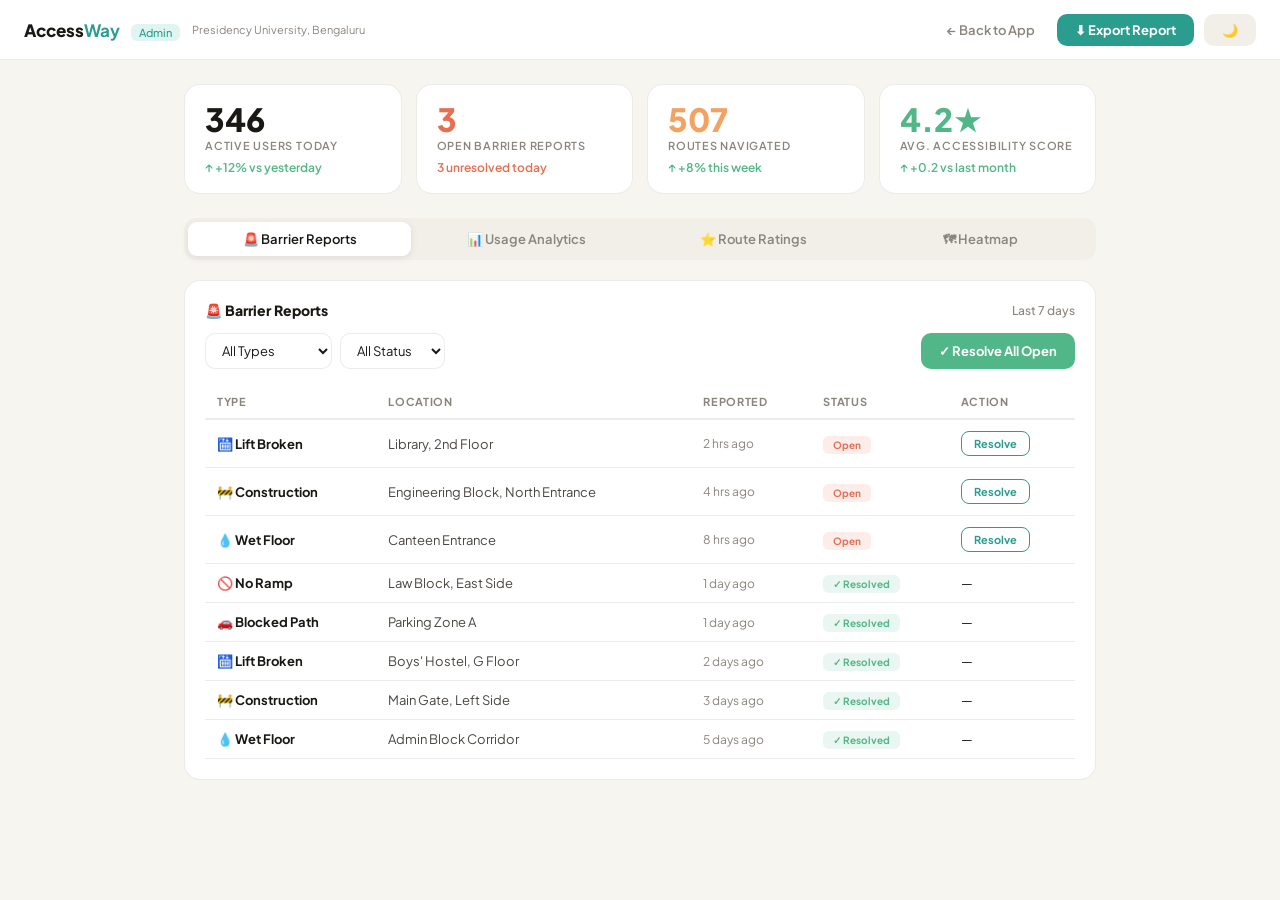
<file: Admin.html>
<!DOCTYPE html>
<html lang="en" data-theme="light">
<head>
<meta charset="UTF-8">
<meta name="viewport" content="width=device-width, initial-scale=1.0">
<title>AccessWay Admin — Presidency University</title>
<link href="https://fonts.googleapis.com/css2?family=Plus+Jakarta+Sans:wght@300;400;500;600;700;800&family=JetBrains+Mono:wght@400;500&display=swap" rel="stylesheet">
<link rel="stylesheet" href="style.css">
<style>
body { margin:0; padding:0; background:var(--bg); font-family:var(--font); color:var(--text); }
.admin-nav-link { font-size:13px;font-weight:600;color:var(--muted);text-decoration:none;padding:6px 12px;border-radius:8px;transition:all 0.2s; }
.admin-nav-link:hover{background:var(--surface2);color:var(--text);}
.export-btn{padding:8px 18px;background:var(--teal);color:white;border:none;border-radius:10px;font-size:13px;font-weight:700;font-family:var(--font);cursor:pointer;}
.tab-row{display:flex;gap:4px;background:var(--surface2);padding:4px;border-radius:12px;margin-bottom:20px;}
.adm-tab{flex:1;padding:9px;border:none;border-radius:9px;font-size:13px;font-weight:600;font-family:var(--font);cursor:pointer;background:transparent;color:var(--muted);transition:all 0.2s;}
.adm-tab.active{background:var(--surface);color:var(--text);box-shadow:0 2px 8px rgba(0,0,0,0.08);}
.panel{display:none;}.panel.active{display:block;}
.filter-row{display:flex;gap:8px;margin-bottom:16px;flex-wrap:wrap;}
.filter-select{padding:8px 12px;border:1.5px solid var(--border);border-radius:10px;background:var(--surface);color:var(--text);font-family:var(--font);font-size:13px;outline:none;}
.resolve-all{padding:8px 18px;background:var(--green);color:white;border:none;border-radius:10px;font-size:13px;font-weight:700;font-family:var(--font);cursor:pointer;margin-left:auto;}
.table-wrap{overflow-x:auto;}
table{width:100%;border-collapse:collapse;font-size:13px;}
th{text-align:left;padding:10px 12px;font-size:11px;font-weight:700;letter-spacing:0.06em;text-transform:uppercase;color:var(--muted);border-bottom:2px solid var(--border);}
td{padding:11px 12px;border-bottom:1px solid var(--border);vertical-align:middle;}
tr:hover td{background:var(--surface2);}
.mini-map{width:100%;height:200px;border-radius:12px;background:var(--surface2);display:flex;align-items:center;justify-content:center;color:var(--muted);font-size:13px;border:1px solid var(--border);margin-top:12px;}
.heat-row{display:flex;align-items:center;gap:8px;margin-bottom:8px;}
.heat-label{font-size:12px;font-weight:600;width:160px;flex-shrink:0;}
.heat-track{flex:1;height:12px;background:var(--surface2);border-radius:6px;overflow:hidden;}
.heat-fill{height:100%;background:linear-gradient(90deg,var(--teal),var(--green));border-radius:6px;}
.heat-num{font-size:11px;font-family:var(--mono);color:var(--muted);width:40px;text-align:right;}
.donut-wrap{display:flex;align-items:center;gap:24px;padding:8px 0;}
.donut{width:100px;height:100px;border-radius:50%;background:conic-gradient(var(--teal) 0% 68%,var(--green) 68% 84%,var(--amber) 84% 93%,var(--coral) 93% 100%);flex-shrink:0;}
.donut-legend{display:flex;flex-direction:column;gap:7px;}
.dl-item{display:flex;align-items:center;gap:8px;font-size:12px;font-weight:600;}
.dl-dot{width:10px;height:10px;border-radius:3px;flex-shrink:0;}
.rating-dist{display:flex;flex-direction:column;gap:6px;}
.rd-row{display:flex;align-items:center;gap:8px;font-size:12px;}
.rd-stars{color:var(--amber);width:60px;}
.rd-bar-track{flex:1;height:8px;background:var(--surface2);border-radius:4px;overflow:hidden;}
.rd-bar{height:100%;background:var(--amber);border-radius:4px;}
.rd-count{width:28px;text-align:right;color:var(--muted);font-family:var(--mono);}
</style>
</head>
<body>
<div class="admin-wrap">

  <!-- HEADER -->
  <div class="admin-header">
    <div style="display:flex;align-items:center;gap:12px">
      <div class="admin-logo">Access<b>Way</b> <span>Admin</span></div>
      <div style="font-size:11px;color:var(--muted)">Presidency University, Bengaluru</div>
    </div>
    <div style="display:flex;align-items:center;gap:10px">
      <a href="index.html" class="admin-nav-link">← Back to App</a>
      <button class="export-btn" onclick="exportReport()">⬇ Export Report</button>
      <button class="export-btn" style="background:var(--surface2);color:var(--text)" onclick="toggleTheme()">🌙</button>
    </div>
  </div>

  <div class="admin-body">

    <!-- STAT CARDS -->
    <div class="admin-grid">
      <div class="stat-card">
        <div class="stat-num" id="statUsers">—</div>
        <div class="stat-lbl">Active Users Today</div>
        <div class="stat-trend up" id="statUsersTrend">↑ +12% vs yesterday</div>
      </div>
      <div class="stat-card">
        <div class="stat-num" style="color:var(--coral)" id="statBarriers">—</div>
        <div class="stat-lbl">Open Barrier Reports</div>
        <div class="stat-trend dn" id="statBarriersTrend">3 unresolved today</div>
      </div>
      <div class="stat-card">
        <div class="stat-num" style="color:var(--amber)" id="statRoutes">—</div>
        <div class="stat-lbl">Routes Navigated</div>
        <div class="stat-trend up">↑ +8% this week</div>
      </div>
      <div class="stat-card">
        <div class="stat-num" style="color:var(--green)" id="statRating">—</div>
        <div class="stat-lbl">Avg. Accessibility Score</div>
        <div class="stat-trend up">↑ +0.2 vs last month</div>
      </div>
    </div>

    <!-- TABS -->
    <div class="tab-row">
      <button class="adm-tab active" onclick="showPanel('reports')">🚨 Barrier Reports</button>
      <button class="adm-tab" onclick="showPanel('usage')">📊 Usage Analytics</button>
      <button class="adm-tab" onclick="showPanel('ratings')">⭐ Route Ratings</button>
      <button class="adm-tab" onclick="showPanel('heatmap')">🗺 Heatmap</button>
    </div>

    <!-- BARRIER REPORTS PANEL -->
    <div id="panel-reports" class="panel active admin-section">
      <div class="admin-section-title">🚨 Barrier Reports
        <span style="margin-left:auto;font-size:12px;font-weight:500;color:var(--muted)">Last 7 days</span>
      </div>
      <div class="filter-row">
        <select class="filter-select" onchange="filterReports(this.value)">
          <option>All Types</option>
          <option>Construction</option>
          <option>Lift Broken</option>
          <option>No Ramp</option>
          <option>Wet Floor</option>
          <option>Blocked Path</option>
        </select>
        <select class="filter-select">
          <option>All Status</option>
          <option>Open</option>
          <option>Resolved</option>
        </select>
        <button class="resolve-all" onclick="resolveAll()">✓ Resolve All Open</button>
      </div>
      <div class="table-wrap">
        <table id="reportsTable">
          <thead><tr><th>Type</th><th>Location</th><th>Reported</th><th>Status</th><th>Action</th></tr></thead>
          <tbody id="reportsTbody"></tbody>
        </table>
      </div>
    </div>

    <!-- USAGE ANALYTICS PANEL -->
    <div id="panel-usage" class="panel admin-section">
      <div class="admin-section-title">📊 Usage Analytics</div>
      <div style="display:grid;grid-template-columns:1fr 1fr;gap:16px">
        <div>
          <div style="font-size:12px;font-weight:700;color:var(--muted);margin-bottom:12px;text-transform:uppercase;letter-spacing:0.06em">Most Navigated Routes</div>
          <div class="bar-chart" id="routeBarChart"></div>
        </div>
        <div>
          <div style="font-size:12px;font-weight:700;color:var(--muted);margin-bottom:12px;text-transform:uppercase;letter-spacing:0.06em">Accessibility Mode Usage</div>
          <div class="donut-wrap">
            <div class="donut"></div>
            <div class="donut-legend">
              <div class="dl-item"><div class="dl-dot" style="background:var(--teal)"></div>Standard — 68%</div>
              <div class="dl-item"><div class="dl-dot" style="background:var(--green)"></div>Wheelchair — 16%</div>
              <div class="dl-item"><div class="dl-dot" style="background:var(--amber)"></div>Low Vision — 9%</div>
              <div class="dl-item"><div class="dl-dot" style="background:var(--coral)"></div>Sensory — 7%</div>
            </div>
          </div>
        </div>
      </div>
      <div style="margin-top:20px">
        <div style="font-size:12px;font-weight:700;color:var(--muted);margin-bottom:10px;text-transform:uppercase;letter-spacing:0.06em">Daily Active Users — Last 28 Days</div>
        <div class="heatmap-grid" id="usageHeatmap"></div>
        <div style="display:flex;gap:12px;margin-top:8px;font-size:11px;color:var(--muted)">
          <span>Less</span>
          <div style="display:flex;gap:3px">
            <div style="width:12px;height:12px;border-radius:3px;background:var(--surface2)"></div>
            <div style="width:12px;height:12px;border-radius:3px" class="heatmap-cell h1"></div>
            <div style="width:12px;height:12px;border-radius:3px" class="heatmap-cell h2"></div>
            <div style="width:12px;height:12px;border-radius:3px" class="heatmap-cell h3"></div>
            <div style="width:12px;height:12px;border-radius:3px" class="heatmap-cell h4"></div>
          </div>
          <span>More</span>
        </div>
      </div>
    </div>

    <!-- RATINGS PANEL -->
    <div id="panel-ratings" class="panel admin-section">
      <div class="admin-section-title">⭐ Route Accessibility Ratings</div>
      <div id="ratingsTable"></div>
    </div>

    <!-- HEATMAP PANEL -->
    <div id="panel-heatmap" class="panel admin-section">
      <div class="admin-section-title">🗺 Barrier Heatmap — Campus</div>
      <p style="font-size:13px;color:var(--muted);margin-bottom:12px">Aggregated barrier reports by campus zone over the last 30 days.</p>
      <div class="bar-chart">
        <div class="heat-row"><div class="heat-label">Engineering Block</div><div class="heat-track"><div class="heat-fill" style="width:82%"></div></div><div class="heat-num">18</div></div>
        <div class="heat-row"><div class="heat-label">Main Gate Area</div><div class="heat-track"><div class="heat-fill" style="width:60%"></div></div><div class="heat-num">13</div></div>
        <div class="heat-row"><div class="heat-label">Library Entrance</div><div class="heat-track"><div class="heat-fill" style="width:45%"></div></div><div class="heat-num">10</div></div>
        <div class="heat-row"><div class="heat-label">Canteen Area</div><div class="heat-track"><div class="heat-fill" style="width:36%"></div></div><div class="heat-num">8</div></div>
        <div class="heat-row"><div class="heat-label">Hostel Zone</div><div class="heat-track"><div class="heat-fill" style="width:27%"></div></div><div class="heat-num">6</div></div>
        <div class="heat-row"><div class="heat-label">Admin Block</div><div class="heat-track"><div class="heat-fill" style="width:18%"></div></div><div class="heat-num">4</div></div>
        <div class="heat-row"><div class="heat-label">Sports Complex</div><div class="heat-track"><div class="heat-fill" style="width:9%"></div></div><div class="heat-num">2</div></div>
      </div>
      <div class="mini-map">🗺 Live map integration available — connect to AccessWay API</div>
    </div>

  </div>
</div>

<script>
// ── THEME ─────────────────────────────────────────────────────
const dark = localStorage.getItem('aw_dark') === 'true';
if (dark) document.documentElement.setAttribute('data-theme','dark');

function toggleTheme() {
  const on = document.documentElement.getAttribute('data-theme') === 'dark';
  document.documentElement.setAttribute('data-theme', on ? 'light' : 'dark');
}

// ── TABS ──────────────────────────────────────────────────────
function showPanel(id) {
  document.querySelectorAll('.panel').forEach(p => p.classList.remove('active'));
  document.querySelectorAll('.adm-tab').forEach(t => t.classList.remove('active'));
  document.getElementById('panel-' + id).classList.add('active');
  event.target.classList.add('active');
}

// ── LOAD DATA ─────────────────────────────────────────────────
const BARRIER_REPORTS = [
  { type:'🛗 Lift Broken', location:'Library, 2nd Floor', reported:'2 hrs ago', status:'open' },
  { type:'🚧 Construction', location:'Engineering Block, North Entrance', reported:'4 hrs ago', status:'open' },
  { type:'💧 Wet Floor', location:'Canteen Entrance', reported:'8 hrs ago', status:'open' },
  { type:'🚫 No Ramp', location:'Law Block, East Side', reported:'1 day ago', status:'resolved' },
  { type:'🚗 Blocked Path', location:'Parking Zone A', reported:'1 day ago', status:'resolved' },
  { type:'🛗 Lift Broken', location:"Boys' Hostel, G Floor", reported:'2 days ago', status:'resolved' },
  { type:'🚧 Construction', location:'Main Gate, Left Side', reported:'3 days ago', status:'resolved' },
  { type:'💧 Wet Floor', location:'Admin Block Corridor', reported:'5 days ago', status:'resolved' },
];

const ROUTE_USAGE = [
  { name:'Gate → Admin Block',   count:142 },
  { name:'Admin → Library',      count:118 },
  { name:'Gate → Canteen',       count:97  },
  { name:'Gate → Health Centre', count:76  },
  { name:'Admin → Hostel',       count:54  },
  { name:'Library → Sports',     count:31  },
];

const ROUTE_RATINGS = [
  { name:'Gate → Admin Block',   avg:4.2, count:38, dist:[2,4,8,14,10] },
  { name:'Admin → Library',      avg:4.6, count:29, dist:[1,1,4,12,11] },
  { name:'Gate → Canteen',       avg:3.8, count:22, dist:[2,4,7,6,3]   },
  { name:'Gate → Health Centre', avg:4.5, count:18, dist:[0,1,3,8,6]   },
  { name:'Admin → Hostel',       avg:3.5, count:14, dist:[2,3,4,3,2]   },
  { name:'Library → Sports',     avg:4.1, count:10, dist:[0,1,2,5,2]   },
];

window.addEventListener('DOMContentLoaded', () => {
  // Animate stat counters
  animateCount('statUsers', 0, 347, 1200);
  animateCount('statBarriers', 0, 3, 600);
  animateCount('statRoutes', 0, 518, 1400);
  setTimeout(() => {
    document.getElementById('statRating').textContent = '4.2★';
  }, 800);

  renderReports(BARRIER_REPORTS);
  renderRouteChart();
  renderHeatmap();
  renderRatings();
});

function animateCount(id, from, to, dur) {
  const el = document.getElementById(id);
  const start = performance.now();
  function step(now) {
    const p = Math.min((now - start) / dur, 1);
    el.textContent = Math.round(from + (to - from) * (1 - Math.pow(1-p,3)));
    if (p < 1) requestAnimationFrame(step);
  }
  requestAnimationFrame(step);
}

function renderReports(data) {
  document.getElementById('reportsTbody').innerHTML = data.map((r,i) => `
    <tr id="row${i}">
      <td><span style="font-weight:700">${r.type}</span></td>
      <td style="color:var(--text2)">${r.location}</td>
      <td style="color:var(--muted);font-size:12px">${r.reported}</td>
      <td><span class="report-badge ${r.status}">${r.status === 'open' ? 'Open' : '✓ Resolved'}</span></td>
      <td>${r.status === 'open' ? `<button class="resolve-btn" onclick="resolveRow(${i})">Resolve</button>` : '—'}</td>
    </tr>
  `).join('');
}

function resolveRow(i) {
  BARRIER_REPORTS[i].status = 'resolved';
  renderReports(BARRIER_REPORTS);
  const open = BARRIER_REPORTS.filter(r => r.status === 'open').length;
  document.getElementById('statBarriers').textContent = open;
}
function resolveAll() { BARRIER_REPORTS.forEach(r => r.status = 'resolved'); renderReports(BARRIER_REPORTS); document.getElementById('statBarriers').textContent = '0'; }
function filterReports(type) {
  const filtered = type === 'All Types' ? BARRIER_REPORTS : BARRIER_REPORTS.filter(r => r.type.toLowerCase().includes(type.toLowerCase()));
  renderReports(filtered);
}

function renderRouteChart() {
  const max = Math.max(...ROUTE_USAGE.map(r => r.count));
  document.getElementById('routeBarChart').innerHTML = ROUTE_USAGE.map(r => `
    <div class="bar-row">
      <div class="bar-name">${r.name}</div>
      <div class="bar-track"><div class="bar-fill" style="width:${(r.count/max*100).toFixed(0)}%"></div></div>
      <div class="bar-val">${r.count}</div>
    </div>`).join('');
}

function renderHeatmap() {
  const intensities = [0,1,1,2,2,3,4,3,2,1,0,1,2,3,4,3,2,1,1,2,3,4,3,2,1,0,1,2];
  document.getElementById('usageHeatmap').innerHTML = intensities.map(h =>
    `<div class="heatmap-cell ${h ? 'h'+h : ''}" title="${[0,12,24,36,48][h]} users"></div>`
  ).join('');
}

function renderRatings() {
  document.getElementById('ratingsTable').innerHTML = ROUTE_RATINGS.map(r => `
    <div style="margin-bottom:18px;padding-bottom:18px;border-bottom:1px solid var(--border)">
      <div style="display:flex;align-items:center;gap:10px;margin-bottom:8px">
        <span style="font-size:14px;font-weight:700">${r.name}</span>
        <span style="color:var(--amber);font-size:14px;font-weight:800">${r.avg}★</span>
        <span style="font-size:11px;color:var(--muted)">(${r.count} ratings)</span>
      </div>
      <div class="rating-dist">
        ${[5,4,3,2,1].map((s,i) => `
          <div class="rd-row">
            <div class="rd-stars">${'⭐'.repeat(s)}</div>
            <div class="rd-bar-track"><div class="rd-bar" style="width:${r.dist[4-i]/(Math.max(...r.dist)||1)*100}%"></div></div>
            <div class="rd-count">${r.dist[4-i]}</div>
          </div>`).join('')}
      </div>
    </div>`).join('');
}

function exportReport() {
  const rows = [['Type','Location','Reported','Status'], ...BARRIER_REPORTS.map(r=>[r.type,r.location,r.reported,r.status])];
  const csv = rows.map(r => r.map(c => `"${c}"`).join(',')).join('\n');
  const a = document.createElement('a');
  a.href = 'data:text/csv;charset=utf-8,' + encodeURIComponent(csv);
  a.download = 'accessway_barriers_report.csv';
  a.click();
}
</script>
</body>
</html>
</file>
<file: style.css>
/* ═══════════════════════════════════════════════════════════
   ACCESSWAY — FLAGSHIP STYLESHEET
   ═══════════════════════════════════════════════════════════ */

*, *::before, *::after { box-sizing: border-box; margin: 0; padding: 0; }

/* ── DESIGN TOKENS ── */
:root {
  --teal:       #2a9d8f;
  --teal-d:     #1f7a6e;
  --teal-lt:    #e0f5f2;
  --teal-glow:  rgba(42,157,143,0.2);
  --amber:      #f4a261;
  --coral:      #e76f51;
  --green:      #52b788;
  --bg:         #f7f5f0;
  --bg2:        #edeae3;
  --surface:    #ffffff;
  --surface2:   #f2efe9;
  --surface3:   #e8e4dc;
  --border:     rgba(0,0,0,0.08);
  --border2:    rgba(0,0,0,0.12);
  --text:       #1a1814;
  --text2:      #4a4640;
  --muted:      #8a857c;
  --font:       'Plus Jakarta Sans', sans-serif;
  --mono:       'JetBrains Mono', monospace;
  --r:          20px;
  --r-sm:       12px;
  --r-xs:       8px;
  --sh:         0 2px 20px rgba(0,0,0,0.06);
  --sh-md:      0 6px 32px rgba(0,0,0,0.10);
  --sh-lg:      0 16px 56px rgba(0,0,0,0.14);
  --header-h:   60px;
  --sheet-h:    220px;
  --trans:      0.2s cubic-bezier(0.4,0,0.2,1);
}

[data-theme="dark"] {
  --bg:         #0f1117;
  --bg2:        #181c24;
  --surface:    #1e2330;
  --surface2:   #252c3a;
  --surface3:   #2d3547;
  --border:     rgba(255,255,255,0.07);
  --border2:    rgba(255,255,255,0.12);
  --text:       #eeeae3;
  --text2:      #a8a49c;
  --muted:      #6a6660;
  --teal-lt:    rgba(42,157,143,0.12);
  --sh:         0 2px 20px rgba(0,0,0,0.3);
  --sh-md:      0 6px 32px rgba(0,0,0,0.4);
  --sh-lg:      0 16px 56px rgba(0,0,0,0.5);
}

[data-contrast="high"] {
  --teal: #00c8b4;
  --text: #000000;
  --bg:   #ffffff;
  --border: rgba(0,0,0,0.3);
}

html, body {
  height: 100%; overflow: hidden;
  background: var(--bg);
  font-family: var(--font);
  color: var(--text);
  -webkit-font-smoothing: antialiased;
}

/* ── SPLASH ── */
#splash {
  position: fixed; inset: 0; z-index: 9999;
  background: var(--bg);
  display: flex; align-items: center; justify-content: center;
  transition: opacity 0.5s ease, transform 0.5s ease;
}
#splash.fade-out { opacity: 0; transform: scale(1.04); pointer-events: none; }

.splash-inner { text-align: center; }

.splash-logo {
  display: flex; align-items: center; justify-content: center; gap: 12px;
  margin-bottom: 10px;
}
.splash-icon {
  width: 56px; height: 56px; border-radius: 16px;
  background: var(--teal-lt);
  display: flex; align-items: center; justify-content: center;
  box-shadow: 0 0 0 8px var(--teal-glow);
  animation: splashPulse 1.5s ease-in-out infinite;
}
@keyframes splashPulse {
  0%,100% { box-shadow: 0 0 0 8px var(--teal-glow); }
  50%     { box-shadow: 0 0 0 16px rgba(42,157,143,0); }
}
.splash-name { font-size: 32px; font-weight: 700; letter-spacing: -0.03em; color: var(--text); }
.splash-name b { color: var(--teal); }
.splash-tagline { color: var(--muted); font-size: 14px; margin-bottom: 32px; }
.splash-bar {
  width: 160px; height: 3px;
  background: var(--surface3);
  border-radius: 2px;
  margin: 0 auto;
  overflow: hidden;
}
.splash-fill {
  height: 100%; width: 0%;
  background: linear-gradient(90deg, var(--teal), var(--green));
  border-radius: 2px;
  animation: splashLoad 1.8s ease forwards;
}
@keyframes splashLoad { to { width: 100%; } }

/* ── MODALS ── */
.modal-overlay {
  position: fixed; inset: 0; z-index: 5000;
  background: rgba(0,0,0,0.5);
  backdrop-filter: blur(6px);
  display: flex; align-items: center; justify-content: center;
  padding: 20px;
  animation: modalIn 0.25s ease;
}
.modal-overlay.hidden { display: none; }

@keyframes modalIn {
  from { opacity: 0; }
  to   { opacity: 1; }
}

.modal-box {
  background: var(--surface);
  border-radius: 24px;
  padding: 28px 24px;
  width: 100%;
  max-width: 400px;
  position: relative;
  box-shadow: var(--sh-lg);
  animation: boxIn 0.3s cubic-bezier(0.16,1,0.3,1);
  max-height: 90vh;
  overflow-y: auto;
}
@keyframes boxIn {
  from { transform: translateY(24px) scale(0.97); opacity: 0; }
  to   { transform: translateY(0) scale(1); opacity: 1; }
}

.modal-close {
  position: absolute; top: 16px; right: 16px;
  width: 32px; height: 32px; border-radius: 8px;
  border: none; background: var(--surface2);
  color: var(--muted); cursor: pointer; font-size: 13px;
  transition: all var(--trans);
}
.modal-close:hover { background: var(--surface3); color: var(--text); }

.modal-logo {
  font-size: 22px; font-weight: 700; color: var(--text);
  margin-bottom: 20px; letter-spacing: -0.02em;
}
.modal-logo b { color: var(--teal); }

.modal-title { font-size: 18px; font-weight: 700; margin-bottom: 6px; }
.modal-sub { font-size: 13px; color: var(--muted); margin-bottom: 20px; }

.modal-tabs {
  display: flex; gap: 4px;
  background: var(--surface2);
  border-radius: 12px;
  padding: 4px;
  margin-bottom: 20px;
}
.mtab {
  flex: 1; padding: 9px;
  border: none; border-radius: 9px;
  font-size: 13px; font-weight: 600;
  font-family: var(--font);
  cursor: pointer;
  background: transparent;
  color: var(--muted);
  transition: all var(--trans);
}
.mtab.active { background: var(--surface); color: var(--text); box-shadow: var(--sh); }

.field-group { margin-bottom: 14px; }
.field-group label { display: block; font-size: 12px; font-weight: 600; color: var(--muted); margin-bottom: 6px; letter-spacing: 0.03em; }
.field-group input,
.field-group select {
  width: 100%; padding: 11px 14px;
  border: 1.5px solid var(--border2);
  border-radius: var(--r-sm);
  font-size: 14px; font-family: var(--font);
  background: var(--bg); color: var(--text);
  outline: none; transition: border-color var(--trans), box-shadow var(--trans);
}
.field-group input:focus,
.field-group select:focus {
  border-color: var(--teal);
  box-shadow: 0 0 0 3px var(--teal-glow);
}
.field-group select { appearance: none; cursor: pointer; }

.btn-primary {
  padding: 13px 20px;
  background: var(--teal); color: white;
  border: none; border-radius: var(--r-sm);
  font-size: 14px; font-weight: 700; font-family: var(--font);
  cursor: pointer; transition: all var(--trans);
  letter-spacing: 0.02em;
}
.btn-primary:hover { background: var(--teal-d); transform: translateY(-1px); box-shadow: 0 6px 20px var(--teal-glow); }
.btn-primary:active { transform: translateY(0); }
.btn-primary.full { width: 100%; margin-bottom: 10px; }

.btn-ghost {
  padding: 12px 20px;
  background: var(--surface2); color: var(--text2);
  border: 1.5px solid var(--border2); border-radius: var(--r-sm);
  font-size: 13px; font-weight: 600; font-family: var(--font);
  cursor: pointer; transition: all var(--trans);
}
.btn-ghost:hover { background: var(--surface3); }
.btn-ghost.full { width: 100%; }

/* ── BARRIER MODAL ── */
.barrier-grid {
  display: grid; grid-template-columns: repeat(3,1fr); gap: 10px;
}
.barrier-opt {
  display: flex; flex-direction: column; align-items: center; gap: 6px;
  padding: 16px 8px;
  border-radius: var(--r-sm);
  border: 1.5px solid var(--border);
  background: var(--surface2);
  cursor: pointer; font-family: var(--font);
  font-size: 11px; font-weight: 600; color: var(--text2);
  transition: all var(--trans);
}
.barrier-opt:hover { background: var(--teal-lt); border-color: var(--teal); color: var(--teal); transform: scale(1.04); }
.barrier-opt span { font-size: 22px; line-height: 1; }

/* ── PROFILE ── */
.profile-header {
  display: flex; align-items: center; gap: 14px;
  margin-bottom: 22px;
}
.avatar {
  width: 52px; height: 52px; border-radius: 50%;
  background: linear-gradient(135deg, var(--teal), var(--green));
  display: flex; align-items: center; justify-content: center;
  font-size: 20px; font-weight: 700; color: white;
  flex-shrink: 0;
}
.profile-name { font-size: 17px; font-weight: 700; }
.profile-tag  { font-size: 13px; color: var(--muted); margin-top: 2px; }

.profile-section { margin-bottom: 20px; }
.section-title { font-size: 11px; font-weight: 700; letter-spacing: 0.08em; text-transform: uppercase; color: var(--muted); margin-bottom: 10px; }

.pref-row {
  display: flex; align-items: center; justify-content: space-between;
  padding: 10px 0;
  border-bottom: 1px solid var(--border);
  font-size: 14px; font-weight: 500;
}
.toggle-switch {
  width: 44px; height: 24px;
  background: var(--surface3);
  border-radius: 12px; cursor: pointer;
  position: relative; transition: background var(--trans);
}
.toggle-switch.active { background: var(--teal); }
.toggle-knob {
  width: 18px; height: 18px; border-radius: 50%;
  background: white; position: absolute;
  top: 3px; left: 3px;
  transition: transform var(--trans);
  box-shadow: 0 1px 4px rgba(0,0,0,0.2);
}
.toggle-switch.active .toggle-knob { transform: translateX(20px); }

.saved-list { display: flex; flex-direction: column; gap: 8px; }
.saved-item {
  display: flex; align-items: center; gap: 10px;
  padding: 10px 12px;
  border-radius: var(--r-xs);
  background: var(--surface2);
  cursor: pointer; transition: all var(--trans);
  font-size: 13px;
}
.saved-item:hover { background: var(--teal-lt); }
.saved-item-icon { font-size: 16px; }
.saved-item-name { font-weight: 600; flex: 1; }
.saved-item-del { color: var(--muted); font-size: 12px; padding: 4px 8px; border-radius: 6px; cursor: pointer; }
.saved-item-del:hover { background: var(--surface3); color: var(--coral); }
.no-saved { font-size: 13px; color: var(--muted); font-style: italic; padding: 8px 0; }

/* ── HEADER ── */
header {
  position: fixed; top: 0; left: 0; right: 0; z-index: 1000;
  height: var(--header-h);
  background: var(--surface);
  border-bottom: 1px solid var(--border);
  display: flex; align-items: center;
  justify-content: space-between;
  padding: 0 16px;
  box-shadow: var(--sh);
  animation: headerIn 0.5s ease both;
}
@keyframes headerIn {
  from { transform: translateY(-100%); opacity: 0; }
  to   { transform: translateY(0); opacity: 1; }
}

.app-logo { font-size: 18px; font-weight: 800; letter-spacing: -0.03em; }
.app-logo b { color: var(--teal); }

.online-pill {
  display: flex; align-items: center; gap: 6px;
  padding: 4px 10px; border-radius: 20px;
  background: var(--teal-lt);
  border: 1px solid rgba(42,157,143,0.2);
  font-size: 11px; font-weight: 600;
  color: var(--teal);
}
.online-pill.offline {
  background: rgba(231,111,81,0.1);
  border-color: rgba(231,111,81,0.2);
  color: var(--coral);
}
.pulse-dot {
  width: 6px; height: 6px; border-radius: 50%;
  background: currentColor;
  animation: blink 2s ease-in-out infinite;
}
@keyframes blink {
  0%,100% { opacity: 1; }
  50%     { opacity: 0.3; }
}

.header-left, .header-right { display: flex; align-items: center; gap: 10px; }

.icon-btn {
  width: 36px; height: 36px; border-radius: 10px;
  border: 1px solid var(--border);
  background: var(--surface2); color: var(--text2);
  cursor: pointer; display: grid; place-items: center;
  transition: all var(--trans);
}
.icon-btn:hover { background: var(--surface3); color: var(--text); }

.avatar-sm {
  width: 28px; height: 28px; border-radius: 50%;
  background: linear-gradient(135deg, var(--teal), var(--green));
  font-size: 12px; font-weight: 700; color: white;
  display: flex; align-items: center; justify-content: center;
}

/* ── MAP ── */
#map {
  position: fixed;
  top: var(--header-h); left: 0; right: 0; bottom: 0;
  z-index: 0;
}

/* ── SEARCH BAR ── */
.search-bar {
  position: fixed;
  top: 72px; left: 50%;
  transform: translateX(-50%);
  width: min(500px, 92%);
  z-index: 700;
  animation: slideIn 0.5s 1.8s cubic-bezier(0.16,1,0.3,1) both;
}

@keyframes slideIn {
  from { opacity: 0; transform: translateX(-50%) translateY(-14px); }
  to   { opacity: 1; transform: translateX(-50%) translateY(0); }
}

.search-pill {
  display: flex; align-items: center;
  background: var(--surface);
  border-radius: 30px;
  border: 1.5px solid var(--border);
  box-shadow: var(--sh-md);
  overflow: hidden;
  transition: border-color var(--trans), box-shadow var(--trans);
}
.search-pill:focus-within {
  border-color: var(--teal);
  box-shadow: var(--sh-md), 0 0 0 3px var(--teal-glow);
}

.s-icon { margin-left: 16px; color: var(--muted); flex-shrink: 0; }

.search-pill input {
  flex: 1; padding: 14px 12px;
  border: none; background: none;
  font-size: 14px; font-family: var(--font); color: var(--text);
  outline: none;
}
.search-pill input::placeholder { color: var(--muted); }

.search-clear {
  padding: 0 14px; background: none; border: none;
  color: var(--muted); cursor: pointer; font-size: 13px;
  display: none;
}
.search-clear.visible { display: block; }

.suggestions {
  background: var(--surface);
  border-radius: 16px;
  margin-top: 6px;
  box-shadow: var(--sh-md);
  border: 1px solid var(--border);
  overflow: hidden;
  display: none;
}
.suggestions.visible { display: block; }
.suggestion-item {
  display: flex; align-items: center; gap: 12px;
  padding: 12px 16px;
  cursor: pointer;
  border-bottom: 1px solid var(--border);
  font-size: 13px;
  transition: background var(--trans);
}
.suggestion-item:last-child { border-bottom: none; }
.suggestion-item:hover { background: var(--teal-lt); }
.sug-icon { font-size: 16px; }
.sug-name { font-weight: 600; }
.sug-addr { color: var(--muted); font-size: 11px; }

/* ── FILTER CHIPS ── */
.filter-chips {
  position: fixed;
  top: 128px; left: 50%;
  transform: translateX(-50%);
  display: flex; gap: 6px;
  z-index: 700;
  width: min(500px, 92%);
  overflow-x: auto;
  padding-bottom: 2px;
  animation: slideIn 0.5s 1.9s cubic-bezier(0.16,1,0.3,1) both;
  scrollbar-width: none;
}
.filter-chips::-webkit-scrollbar { display: none; }

.fchip {
  padding: 6px 13px; border-radius: 20px;
  border: 1.5px solid var(--border);
  background: var(--surface);
  font-size: 12px; font-weight: 600;
  color: var(--text2); cursor: pointer;
  white-space: nowrap;
  box-shadow: var(--sh);
  transition: all var(--trans);
  flex-shrink: 0;
}
.fchip.active {
  background: var(--teal-lt);
  border-color: rgba(42,157,143,0.35);
  color: var(--teal);
}
.fchip:hover:not(.active) { background: var(--surface2); }

/* ── MANEUVER CARD ── */
.maneuver-card {
  position: fixed;
  top: 72px; left: 16px;
  background: var(--surface);
  border-radius: var(--r);
  padding: 14px 16px;
  display: flex; align-items: center; gap: 14px;
  box-shadow: var(--sh-lg);
  border: 1px solid var(--border);
  z-index: 700;
  min-width: 240px;
  animation: popIn 0.35s cubic-bezier(0.16,1,0.3,1);
}
.maneuver-card.hidden { display: none; }

@keyframes popIn {
  from { opacity: 0; transform: scale(0.92) translateY(-8px); }
  to   { opacity: 1; transform: scale(1) translateY(0); }
}

.maneuver-arrow {
  width: 48px; height: 48px; border-radius: 14px;
  background: var(--teal);
  display: flex; align-items: center; justify-content: center;
  font-size: 22px; color: white;
  flex-shrink: 0;
}
.maneuver-dist  { font-family: var(--mono); font-size: 13px; color: var(--teal); font-weight: 500; }
.maneuver-street { font-size: 14px; font-weight: 700; margin-top: 2px; }
.maneuver-close {
  margin-left: auto; width: 28px; height: 28px;
  border-radius: 8px; border: none;
  background: var(--surface2); color: var(--muted);
  cursor: pointer; font-size: 12px;
  transition: all var(--trans);
}
.maneuver-close:hover { background: var(--surface3); color: var(--text); }

/* ── ETA CARD ── */
.eta-card {
  position: fixed;
  bottom: calc(var(--sheet-h) + 14px); left: 16px;
  background: var(--surface);
  border-radius: var(--r);
  padding: 14px 16px;
  box-shadow: var(--sh-lg);
  border: 1px solid var(--border);
  z-index: 700;
  width: 200px;
  animation: slideIn 0.5s 2s cubic-bezier(0.16,1,0.3,1) both;
}

.eta-top { display: flex; justify-content: space-between; gap: 8px; margin-bottom: 10px; }
.eta-lbl { font-size: 9px; font-weight: 700; letter-spacing: 0.1em; text-transform: uppercase; color: var(--muted); margin-bottom: 3px; }
.eta-val { font-size: 16px; font-weight: 700; }
.eta-val.mono { font-family: var(--mono); font-size: 13px; }
.eta-val.green { color: var(--green); }

.eta-bar {
  height: 3px; background: var(--surface3); border-radius: 2px; overflow: hidden;
}
.eta-progress {
  height: 100%; width: 0%;
  background: linear-gradient(90deg, var(--teal), var(--green));
  border-radius: 2px;
  transition: width 1s ease;
}

/* ── FABs ── */
.fabs {
  position: fixed;
  right: 14px;
  bottom: calc(var(--sheet-h) + 14px);
  display: flex; flex-direction: column; gap: 10px;
  z-index: 700;
  animation: slideIn 0.5s 2.1s cubic-bezier(0.16,1,0.3,1) both;
}

.fab {
  width: 52px; height: 52px; border-radius: 16px;
  border: none; cursor: pointer;
  display: flex; align-items: center; justify-content: center;
  flex-direction: column; gap: 2px;
  font-size: 9px; font-weight: 800; font-family: var(--font);
  transition: all var(--trans);
  box-shadow: var(--sh-md);
}
.fab:hover { transform: scale(1.08) translateY(-2px); }
.fab:active { transform: scale(0.95); }

.fab.sos {
  background: linear-gradient(135deg, var(--coral), #c0392b);
  color: white;
  animation: sosPulse 2.5s ease-in-out infinite;
}
@keyframes sosPulse {
  0%,100% { box-shadow: 0 4px 20px rgba(231,111,81,0.3); }
  50%     { box-shadow: 0 4px 28px rgba(231,111,81,0.6); }
}
.fab.warn   { background: var(--surface); color: var(--amber); border: 1.5px solid rgba(244,162,97,0.3); }
.fab.locate { background: var(--surface); color: var(--teal); border: 1.5px solid rgba(42,157,143,0.3); }
.fab.cam    { background: var(--surface); color: var(--text2); border: 1.5px solid var(--border); }
.fab.cam.active { background: var(--teal-lt); color: var(--teal); border-color: rgba(42,157,143,0.35); }

/* ── CAMERA OVERLAY ── */
.cam-overlay {
  position: fixed; inset: 0; z-index: 2000;
  background: #000;
  display: flex;
  flex-direction: column;
}
.cam-overlay.hidden { display: none; }

#camera {
  position: absolute;
  top: 0;
  left: 0;
  width: 100%;
  height: 100%;
  object-fit: cover;
  z-index: 1;
}

.cam-ui {
  position: absolute;
  bottom: 0;
  left: 0;
  right: 0;
  z-index: 10;
  padding: 16px 20px 32px;
  background: rgba(0,0,0,0.85);
  backdrop-filter: blur(10px);
  max-height: 50%;
  overflow-y: auto;
}
.cam-badge {
  display: inline-flex; align-items: center; gap: 6px;
  padding: 5px 12px; border-radius: 20px;
  background: rgba(42,157,143,0.2);
  border: 1px solid rgba(42,157,143,0.4);
  color: var(--teal);
  font-size: 11px; font-weight: 700;
  font-family: var(--mono); letter-spacing: 0.05em;
  margin-bottom: 10px;
}
.cam-results-container {
  max-height: none;
  overflow-y: visible;
  margin-bottom: 14px;
}
.cam-result { 
  color: #e8e0d0; 
  font-size: 14px; 
  line-height: 1.5; 
  margin-bottom: 10px;
  padding-bottom: 10px;
  border-bottom: 1px solid rgba(255,255,255,0.1);
}
.cam-all-objects {
  display: flex;
  flex-wrap: wrap;
  gap: 6px;
}
.cam-object-tag {
  display: inline-flex;
  align-items: center;
  gap: 4px;
  padding: 4px 10px;
  border-radius: 12px;
  background: rgba(255,255,255,0.1);
  border: 1px solid rgba(255,255,255,0.15);
  font-size: 11px;
  color: #c8c0b0;
}
.cam-object-tag.alert {
  background: rgba(231,111,81,0.2);
  border-color: rgba(231,111,81,0.4);
  color: #e8a090;
}
.cam-object-tag .conf {
  font-family: var(--mono);
  font-size: 10px;
  opacity: 0.7;
}
.cam-object-count {
  font-size: 10px;
  color: rgba(255,255,255,0.5);
  margin-bottom: 6px;
}
.cam-close {
  padding: 11px 20px; border-radius: var(--r-sm);
  border: 1px solid rgba(255,255,255,0.2);
  background: rgba(255,255,255,0.08);
  color: white; font-size: 13px; font-weight: 600;
  font-family: var(--font); cursor: pointer;
  transition: background var(--trans);
}
.cam-close:hover { background: rgba(255,255,255,0.15); }

/* ── BOTTOM SHEET ── */
.bottom-sheet {
  position: fixed; bottom: 0; left: 0; right: 0;
  background: var(--surface);
  border-radius: 24px 24px 0 0;
  border-top: 1px solid var(--border);
  padding: 8px 18px 28px;
  box-shadow: 0 -8px 48px rgba(0,0,0,0.1);
  z-index: 800;
  height: var(--sheet-h);
  overflow: hidden;
  animation: sheetUp 0.5s 1.8s cubic-bezier(0.16,1,0.3,1) both;
  transition: height 0.35s cubic-bezier(0.4,0,0.2,1);
}
@keyframes sheetUp {
  from { transform: translateY(100%); }
  to   { transform: translateY(0); }
}
.bottom-sheet.expanded { height: 70vh; overflow-y: auto; }

.sheet-handle {
  width: 40px; height: 4px;
  background: var(--surface3);
  border-radius: 2px;
  margin: 0 auto 14px;
  cursor: pointer;
}

/* ── SHEET: IDLE ── */
.sheet-row { display: flex; gap: 10px; align-items: stretch; margin-bottom: 12px; }

.mode-select-wrap {
  flex: 1; display: flex; align-items: center; gap: 10px;
  background: var(--bg); border-radius: var(--r-sm);
  border: 1.5px solid var(--border);
  padding: 0 14px;
  transition: border-color var(--trans);
}
.mode-select-wrap:focus-within { border-color: var(--teal); }
.mode-icon-big { font-size: 20px; flex-shrink: 0; }
.mode-select-wrap select {
  flex: 1; border: none; background: none;
  font-size: 13px; font-weight: 600; font-family: var(--font);
  color: var(--text); cursor: pointer; outline: none;
  padding: 12px 0;
  appearance: none;
}
.mode-select-wrap select option { background: var(--surface); }

.btn-go {
  padding: 0 22px;
  background: var(--teal); color: white;
  border: none; border-radius: var(--r-sm);
  font-size: 14px; font-weight: 800;
  font-family: var(--font); cursor: pointer;
  display: flex; align-items: center; gap: 6px;
  letter-spacing: 0.04em;
  transition: all var(--trans);
  box-shadow: 0 4px 16px var(--teal-glow);
}
.btn-go:hover { background: var(--teal-d); transform: translateY(-1px); box-shadow: 0 8px 24px var(--teal-glow); }
.btn-go:active { transform: translateY(0); }

/* ── TOGGLES ── */
.toggles-row { display: flex; gap: 7px; flex-wrap: wrap; margin-bottom: 14px; }

.tpill {
  display: flex; align-items: center; gap: 5px;
  padding: 7px 12px; border-radius: 20px;
  border: 1.5px solid var(--border);
  background: var(--bg);
  font-size: 12px; font-weight: 600; color: var(--muted);
  cursor: pointer; transition: all var(--trans); user-select: none;
}
.tpill input { display: none; }
.tpill span  { font-size: 13px; }
.tpill.on {
  background: var(--teal-lt);
  border-color: rgba(42,157,143,0.3);
  color: var(--teal);
}
.tpill:hover:not(.on) { border-color: var(--border2); color: var(--text2); }

/* ── NEARBY ── */
.nearby-section {}
.nearby-title {
  font-size: 11px; font-weight: 700; letter-spacing: 0.07em;
  text-transform: uppercase; color: var(--muted);
  margin-bottom: 10px;
}
.nearby-scroll {
  display: flex; gap: 10px;
  overflow-x: auto; padding-bottom: 2px;
  scrollbar-width: none;
}
.nearby-scroll::-webkit-scrollbar { display: none; }

.nearby-card {
  display: flex; align-items: center; gap: 10px;
  padding: 10px 14px;
  background: var(--bg);
  border: 1.5px solid var(--border);
  border-radius: var(--r-sm);
  cursor: pointer; flex-shrink: 0;
  transition: all var(--trans);
  min-width: 180px;
}
.nearby-card:hover { background: var(--teal-lt); border-color: rgba(42,157,143,0.3); transform: translateY(-2px); box-shadow: var(--sh); }

.nc-icon { font-size: 20px; flex-shrink: 0; }
.nc-name { font-size: 12px; font-weight: 700; }
.nc-dist { font-size: 11px; color: var(--muted); font-family: var(--mono); margin-top: 2px; }

.nc-badge {
  margin-left: auto; padding: 3px 8px;
  border-radius: 6px; font-size: 10px; font-weight: 700;
  flex-shrink: 0;
}
.nc-badge.good { background: rgba(82,183,136,0.15); color: var(--green); }
.nc-badge.warn { background: rgba(244,162,97,0.15); color: var(--amber); }
.nc-badge.bad  { background: rgba(231,111,81,0.15); color: var(--coral); }

/* ── NAV PANEL ── */
.nav-steps { display: flex; flex-direction: column; gap: 8px; margin-bottom: 12px; }

.step-item {
  display: flex; align-items: center; gap: 12px;
  padding: 10px 14px;
  border-radius: var(--r-sm);
  border: 1px solid var(--border);
  background: var(--bg);
  font-size: 13px;
  transition: all var(--trans);
}
.step-item.active { background: var(--teal-lt); border-color: rgba(42,157,143,0.3); }
.step-item.done   { opacity: 0.4; }
.step-arrow { font-size: 18px; width: 24px; text-align: center; flex-shrink: 0; }
.step-text  { flex: 1; font-weight: 600; }
.step-dist  { font-family: var(--mono); font-size: 11px; color: var(--muted); }

.nav-controls { display: flex; gap: 8px; }

.btn-save {
  flex: 1; padding: 11px;
  background: var(--teal-lt); color: var(--teal);
  border: 1.5px solid rgba(42,157,143,0.3);
  border-radius: var(--r-sm);
  font-size: 13px; font-weight: 700; font-family: var(--font);
  cursor: pointer; display: flex; align-items: center;
  justify-content: center; gap: 6px;
  transition: all var(--trans);
}
.btn-save:hover { background: var(--teal); color: white; }

.btn-stop {
  flex: 1; padding: 11px;
  background: rgba(231,111,81,0.1); color: var(--coral);
  border: 1.5px solid rgba(231,111,81,0.25);
  border-radius: var(--r-sm);
  font-size: 13px; font-weight: 700; font-family: var(--font);
  cursor: pointer; display: flex; align-items: center;
  justify-content: center; gap: 6px;
  transition: all var(--trans);
}
.btn-stop:hover { background: var(--coral); color: white; }

/* ── OFFLINE BANNER ── */
.offline-banner {
  position: fixed; top: calc(var(--header-h) + 10px); left: 50%;
  transform: translateX(-50%);
  background: rgba(231,111,81,0.92);
  color: white; padding: 8px 18px;
  border-radius: 20px; font-size: 12px; font-weight: 600;
  z-index: 1100; display: flex; align-items: center; gap: 8px;
  box-shadow: var(--sh-md);
}
.offline-banner.hidden { display: none; }

/* ── TOAST ── */
#toastContainer {
  position: fixed; bottom: calc(var(--sheet-h) + 70px); left: 50%;
  transform: translateX(-50%);
  display: flex; flex-direction: column; gap: 8px;
  z-index: 3000; pointer-events: none;
  align-items: center;
}

.toast {
  background: var(--text); color: var(--bg);
  padding: 10px 20px; border-radius: 30px;
  font-size: 13px; font-weight: 600;
  box-shadow: var(--sh-lg);
  white-space: nowrap;
  animation: toastIn 0.35s cubic-bezier(0.16,1,0.3,1) both;
}
.toast.out { animation: toastOut 0.3s ease forwards; }
@keyframes toastIn  { from { opacity:0; transform: translateY(10px) scale(0.95); } to { opacity:1; transform: translateY(0) scale(1); } }
@keyframes toastOut { to   { opacity:0; transform: translateY(-6px) scale(0.97); } }

/* ── LEAFLET OVERRIDES ── */
.leaflet-popup-content-wrapper {
  font-family: var(--font) !important;
  border-radius: 14px !important;
  font-size: 13px !important;
  box-shadow: var(--sh-lg) !important;
  border: 1px solid var(--border) !important;
}
.leaflet-popup-tip-container { display: none !important; }
.leaflet-control-zoom a {
  font-family: var(--font) !important;
  border-radius: 10px !important;
  color: var(--text) !important;
  background: var(--surface) !important;
  border-color: var(--border) !important;
}

/* ── MAP MARKER ── */
.user-dot {
  width: 16px; height: 16px; border-radius: 50%;
  background: var(--teal);
  border: 3px solid white;
  box-shadow: 0 0 0 4px var(--teal-glow), var(--sh);
}

/* ── UTILITY ── */
.hidden { display: none !important; }

/* ══════════════════════════════════════════════════
   NEW FEATURES: Alerts · Indoor · QR · Ratings
   Language · Emergency · Admin Dashboard
   ══════════════════════════════════════════════════ */

/* ── LIVE ALERT FEED ── */
.alert-feed {
  position: fixed;
  top: calc(var(--header-h) + 170px);
  left: 50%; transform: translateX(-50%);
  width: min(500px, 92%);
  z-index: 699;
  display: flex; flex-direction: column; gap: 6px;
  pointer-events: none;
}
.alert-chip {
  background: var(--surface);
  border: 1.5px solid var(--border);
  border-radius: 20px;
  padding: 8px 14px;
  font-size: 12px; font-weight: 600;
  display: flex; align-items: center; gap: 8px;
  box-shadow: var(--sh-md);
  pointer-events: all;
  animation: chipIn 0.4s cubic-bezier(0.16,1,0.3,1);
  cursor: pointer;
}
.alert-chip.danger  { border-color: rgba(231,111,81,0.35); background: rgba(231,111,81,0.05); }
.alert-chip.warning { border-color: rgba(244,162,97,0.35); background: rgba(244,162,97,0.05); }
.alert-chip.info    { border-color: rgba(42,157,143,0.3);  background: rgba(42,157,143,0.04); }
.alert-chip-dot { width:7px; height:7px; border-radius:50%; background:currentColor; flex-shrink:0; }
.alert-chip.danger  .alert-chip-dot { color:var(--coral); }
.alert-chip.warning .alert-chip-dot { color:var(--amber); }
.alert-chip.info    .alert-chip-dot { color:var(--teal);  }
.alert-chip-close { margin-left:auto; color:var(--muted); font-size:11px; cursor:pointer; padding:2px 6px; border-radius:6px; }
.alert-chip-close:hover { background:var(--surface2); }
@keyframes chipIn { from{opacity:0;transform:translateY(-8px) scale(0.96);} to{opacity:1;transform:translateY(0) scale(1);} }

/* ── INDOOR MAP MODAL ── */
.indoor-overlay {
  position: fixed; inset:0; z-index:4500;
  background: rgba(0,0,0,0.55);
  backdrop-filter: blur(6px);
  display: flex; align-items: flex-end;
}
.indoor-overlay.hidden { display:none; }
.indoor-sheet {
  width: 100%; background: var(--surface);
  border-radius: 24px 24px 0 0;
  padding: 16px 20px 36px;
  max-height: 85vh; overflow-y: auto;
  animation: sheetUp 0.35s cubic-bezier(0.16,1,0.3,1);
}
.indoor-header { display:flex; align-items:center; justify-content:space-between; margin-bottom:16px; }
.indoor-title  { font-size:17px; font-weight:800; }
.indoor-close  { width:32px;height:32px;border-radius:8px;border:1px solid var(--border);background:var(--surface2);color:var(--muted);cursor:pointer;font-size:13px;display:grid;place-items:center; }
.floor-tabs    { display:flex;gap:6px;margin-bottom:16px;overflow-x:auto;scrollbar-width:none;padding-bottom:2px; }
.floor-tab     { padding:7px 16px;border-radius:20px;border:1.5px solid var(--border);background:var(--surface2);font-size:12px;font-weight:700;cursor:pointer;white-space:nowrap;transition:all var(--trans); }
.floor-tab.active{ background:var(--teal);color:white;border-color:var(--teal); }
.floor-map-svg { width:100%;border-radius:16px;background:var(--bg);border:1px solid var(--border);display:block; }
.floor-legend  { display:flex;flex-wrap:wrap;gap:8px;margin-top:12px; }
.fl-item       { display:flex;align-items:center;gap:5px;font-size:11px;font-weight:600;color:var(--text2); }
.fl-dot        { width:10px;height:10px;border-radius:3px;flex-shrink:0; }

/* ── QR SCANNER ── */
.qr-overlay {
  position:fixed;inset:0;z-index:4800;
  background:#000;
  display:flex;flex-direction:column;align-items:center;justify-content:center;
}
.qr-overlay.hidden{display:none;}
.qr-frame {
  width:240px;height:240px;border-radius:20px;overflow:hidden;
  position:relative;border:3px solid var(--teal);
  box-shadow:0 0 0 4000px rgba(0,0,0,0.7);
}
.qr-frame video { width:100%;height:100%;object-fit:cover; }
.qr-corner { position:absolute;width:30px;height:30px;border-color:var(--teal);border-style:solid;border-width:0; }
.qr-corner.tl{top:0;left:0;border-top-width:4px;border-left-width:4px;border-radius:4px 0 0 0;}
.qr-corner.tr{top:0;right:0;border-top-width:4px;border-right-width:4px;border-radius:0 4px 0 0;}
.qr-corner.bl{bottom:0;left:0;border-bottom-width:4px;border-left-width:4px;border-radius:0 0 0 4px;}
.qr-corner.br{bottom:0;right:0;border-bottom-width:4px;border-right-width:4px;border-radius:0 0 4px 0;}
.qr-scan-line{position:absolute;top:0;left:0;right:0;height:2px;background:var(--teal);opacity:0.8;animation:qrScan 2s ease-in-out infinite;}
@keyframes qrScan{0%{top:0;}100%{top:100%;}}
.qr-label{color:white;font-size:14px;font-weight:600;margin-top:24px;text-align:center;opacity:0.85;}
.qr-sub{color:rgba(255,255,255,0.5);font-size:12px;margin-top:6px;text-align:center;}
.qr-close-btn{margin-top:28px;padding:12px 28px;border-radius:14px;background:rgba(255,255,255,0.12);border:1px solid rgba(255,255,255,0.2);color:white;font-size:14px;font-weight:600;font-family:var(--font);cursor:pointer;}

/* ── RATING MODAL ── */
.rating-box { text-align:center; }
.stars { display:flex;justify-content:center;gap:6px;margin:16px 0; }
.star {
  font-size:32px;cursor:pointer;
  filter:grayscale(1) opacity(0.3);
  transition:all 0.15s ease;
  user-select:none;
}
.star.lit { filter:none; transform:scale(1.15); }
.rating-tags { display:flex;flex-wrap:wrap;gap:8px;justify-content:center;margin-bottom:16px; }
.rtag { padding:6px 14px;border-radius:20px;border:1.5px solid var(--border);background:var(--surface2);font-size:12px;font-weight:600;color:var(--text2);cursor:pointer;transition:all var(--trans); }
.rtag.on { background:var(--teal-lt);border-color:rgba(42,157,143,0.35);color:var(--teal); }
.rating-route-name { font-size:13px;color:var(--muted);margin-bottom:4px; }
.rating-headline { font-size:18px;font-weight:800;margin-bottom:2px; }
.route-rating-bar { display:flex;align-items:center;gap:8px;margin-top:6px; }
.route-rating-stars { color:var(--amber);font-size:13px; }
.route-rating-count { font-size:11px;color:var(--muted); }

/* ── LANGUAGE SELECTOR ── */
.lang-row { display:flex;gap:6px;flex-wrap:wrap;margin:10px 0 16px; }
.lang-btn {
  padding:7px 14px;border-radius:12px;
  border:1.5px solid var(--border);
  background:var(--surface2);
  font-size:13px;font-weight:600;
  cursor:pointer;transition:all var(--trans);
  display:flex;align-items:center;gap:6px;
}
.lang-btn.active{background:var(--teal-lt);border-color:rgba(42,157,143,0.35);color:var(--teal);}

/* ── EMERGENCY CONTACTS ── */
.emergency-panel {
  position:fixed;bottom:calc(var(--sheet-h) + 12px);left:16px;right:16px;
  background:var(--surface);border-radius:var(--r);
  border:1px solid var(--border);padding:14px 16px;
  box-shadow:var(--sh-lg);z-index:699;
  animation:popIn 0.3s cubic-bezier(0.16,1,0.3,1);
}
.emergency-panel.hidden{display:none;}
.ep-title{font-size:12px;font-weight:800;letter-spacing:0.07em;text-transform:uppercase;color:var(--muted);margin-bottom:10px;}
.ep-contacts{display:flex;flex-direction:column;gap:6px;}
.ep-contact{display:flex;align-items:center;gap:10px;padding:9px 12px;background:var(--bg);border-radius:var(--r-sm);border:1px solid var(--border);}
.ep-icon{font-size:18px;flex-shrink:0;}
.ep-name{font-size:12px;font-weight:700;flex:1;}
.ep-num{font-size:11px;color:var(--muted);font-family:var(--mono);}
.ep-call{padding:5px 12px;border-radius:8px;background:var(--teal);color:white;border:none;font-size:11px;font-weight:700;font-family:var(--font);cursor:pointer;text-decoration:none;display:inline-block;}
.ep-call:hover{background:var(--teal-d);}
.ep-close-row{display:flex;justify-content:flex-end;margin-top:10px;}

/* ── FAB LABEL ── */
.fab { position:relative; }
.fab-label { position:absolute;right:58px;top:50%;transform:translateY(-50%);background:var(--text);color:var(--bg);padding:5px 10px;border-radius:8px;font-size:11px;font-weight:700;white-space:nowrap;pointer-events:none;opacity:0;transition:opacity 0.2s ease; }
.fab:hover .fab-label { opacity:1; }

/* ── ADMIN PAGE ── */
.admin-wrap { font-family:var(--font); background:var(--bg); min-height:100vh; color:var(--text); }
.admin-header { background:var(--surface); border-bottom:1px solid var(--border); padding:0 24px; height:60px; display:flex; align-items:center; justify-content:space-between; position:sticky;top:0;z-index:100; }
.admin-logo { font-size:17px;font-weight:800; }
.admin-logo b { color:var(--teal); }
.admin-logo span { font-size:11px;font-weight:500;color:var(--muted);margin-left:8px;background:var(--teal-lt);padding:2px 8px;border-radius:6px;color:var(--teal); }
.admin-body { padding:24px; max-width:960px; margin:0 auto; }
.admin-grid { display:grid; grid-template-columns:repeat(auto-fit,minmax(200px,1fr)); gap:14px; margin-bottom:24px; }
.stat-card { background:var(--surface); border:1px solid var(--border); border-radius:16px; padding:18px 20px; }
.stat-num  { font-size:32px;font-weight:800;line-height:1; }
.stat-lbl  { font-size:11px;font-weight:600;color:var(--muted);text-transform:uppercase;letter-spacing:0.07em;margin-top:4px; }
.stat-trend{ font-size:12px;font-weight:600;margin-top:8px; }
.stat-trend.up { color:var(--green); }
.stat-trend.dn { color:var(--coral); }
.admin-section { background:var(--surface);border:1px solid var(--border);border-radius:16px;padding:20px;margin-bottom:16px; }
.admin-section-title { font-size:14px;font-weight:800;margin-bottom:14px;display:flex;align-items:center;gap:8px; }
.report-row { display:flex;align-items:center;gap:10px;padding:10px 0;border-bottom:1px solid var(--border); }
.report-row:last-child{border-bottom:none;}
.report-badge{padding:3px 10px;border-radius:6px;font-size:10px;font-weight:700;}
.report-badge.open{background:rgba(231,111,81,0.12);color:var(--coral);}
.report-badge.resolved{background:rgba(82,183,136,0.12);color:var(--green);}
.bar-chart { display:flex;flex-direction:column;gap:8px; }
.bar-row { display:flex;align-items:center;gap:10px; }
.bar-name { font-size:12px;font-weight:600;width:140px;flex-shrink:0;white-space:nowrap;overflow:hidden;text-overflow:ellipsis; }
.bar-track { flex:1;height:10px;background:var(--surface2);border-radius:5px;overflow:hidden; }
.bar-fill  { height:100%;background:linear-gradient(90deg,var(--teal),var(--green));border-radius:5px;transition:width 1s ease; }
.bar-val   { font-size:11px;font-weight:700;font-family:var(--mono);color:var(--muted);width:32px;text-align:right; }
.heatmap-grid { display:grid;grid-template-columns:repeat(7,1fr);gap:4px;margin-top:8px; }
.heatmap-cell { aspect-ratio:1;border-radius:4px;background:var(--surface2);transition:background 0.3s ease; }
.heatmap-cell.h1{background:rgba(42,157,143,0.15);}
.heatmap-cell.h2{background:rgba(42,157,143,0.35);}
.heatmap-cell.h3{background:rgba(42,157,143,0.6);}
.heatmap-cell.h4{background:rgba(42,157,143,0.85);}
.resolve-btn{padding:5px 12px;border-radius:8px;border:1px solid var(--teal);background:transparent;color:var(--teal);font-size:11px;font-weight:700;font-family:var(--font);cursor:pointer;margin-left:auto;}
.resolve-btn:hover{background:var(--teal-lt);}
</file>
